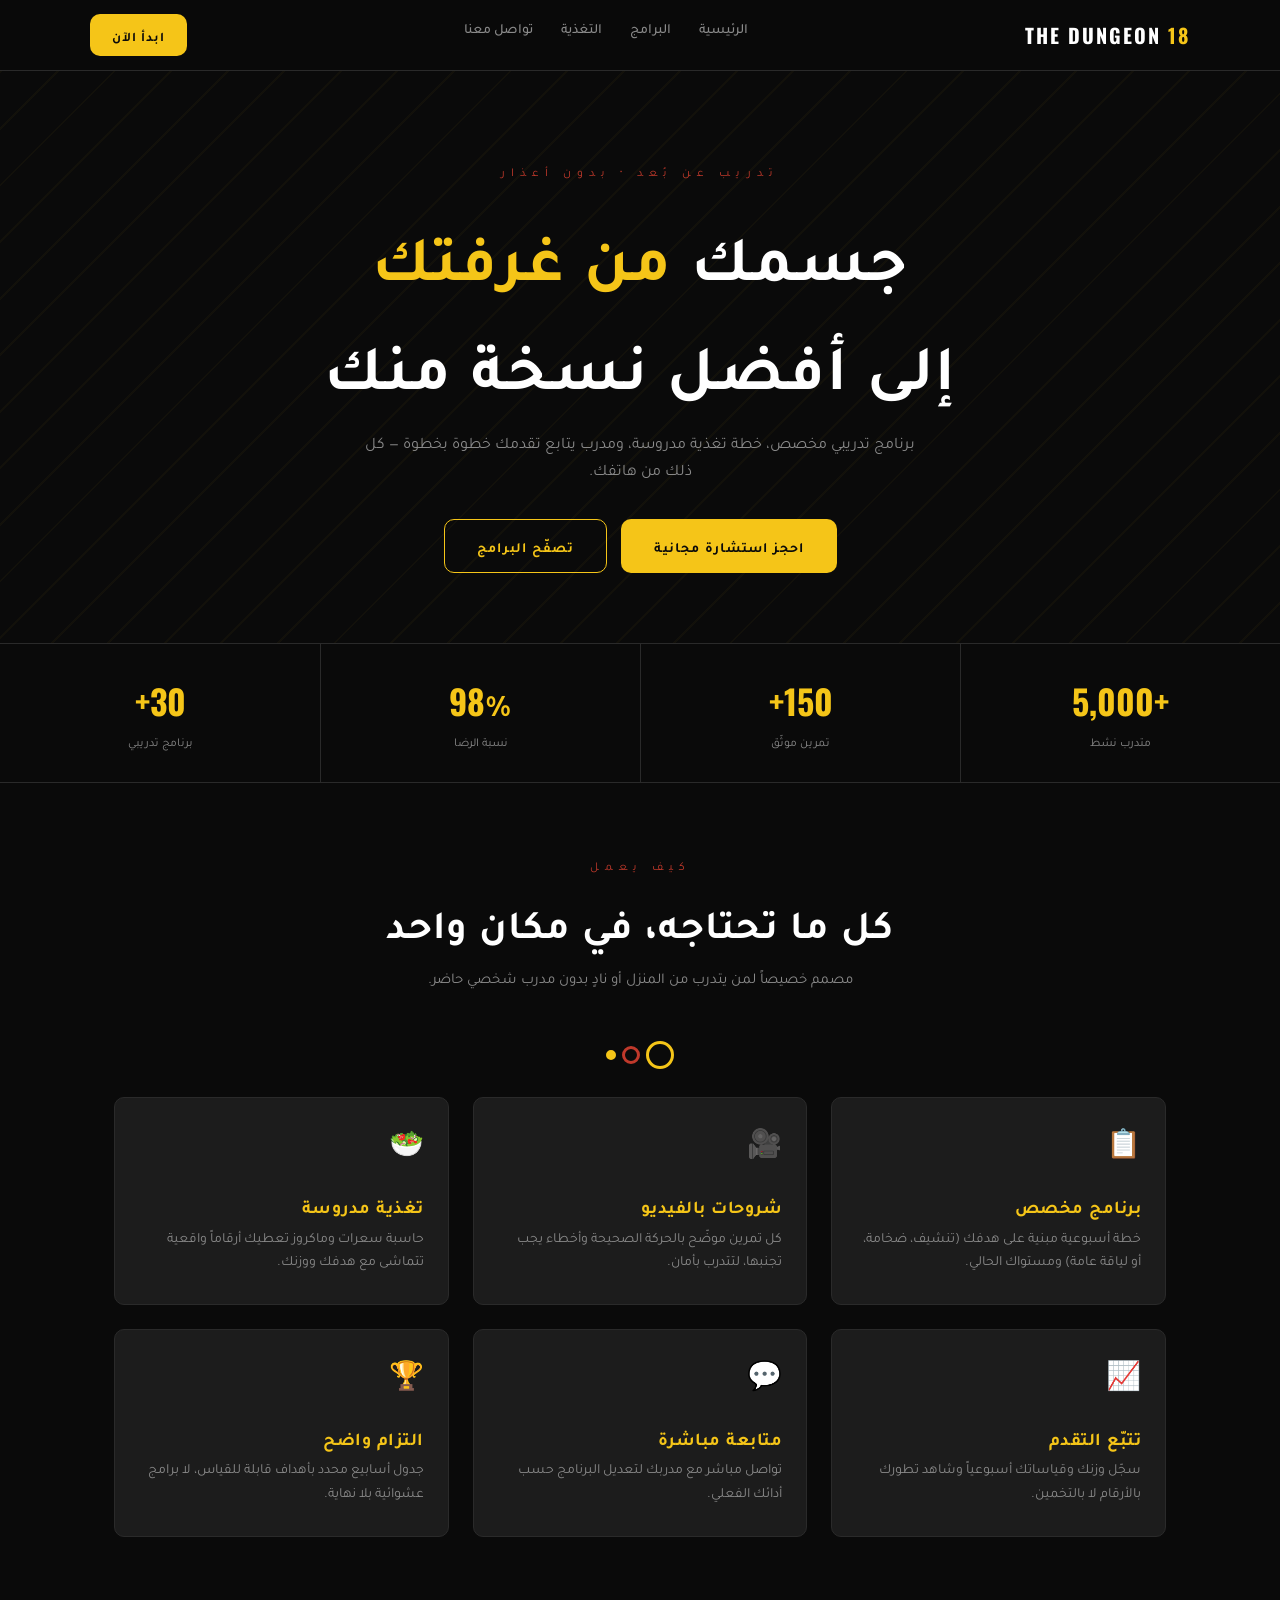
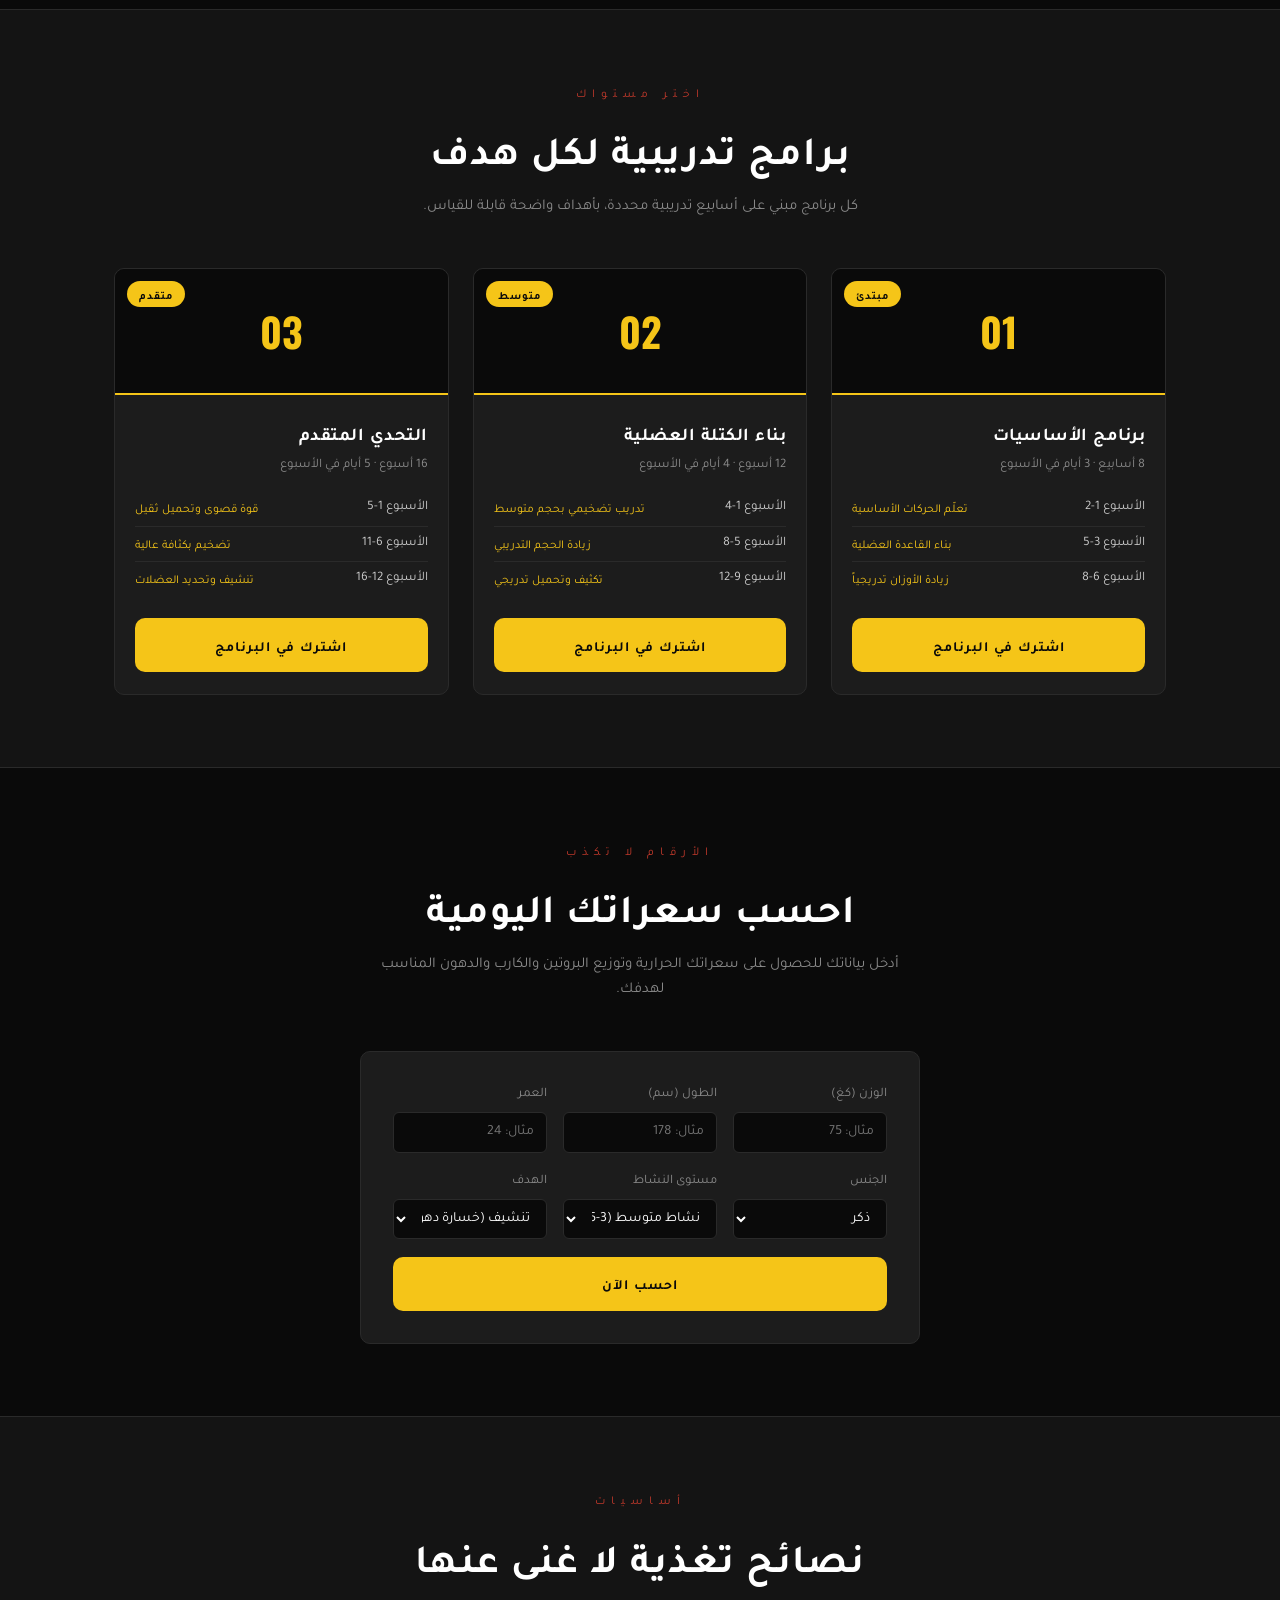
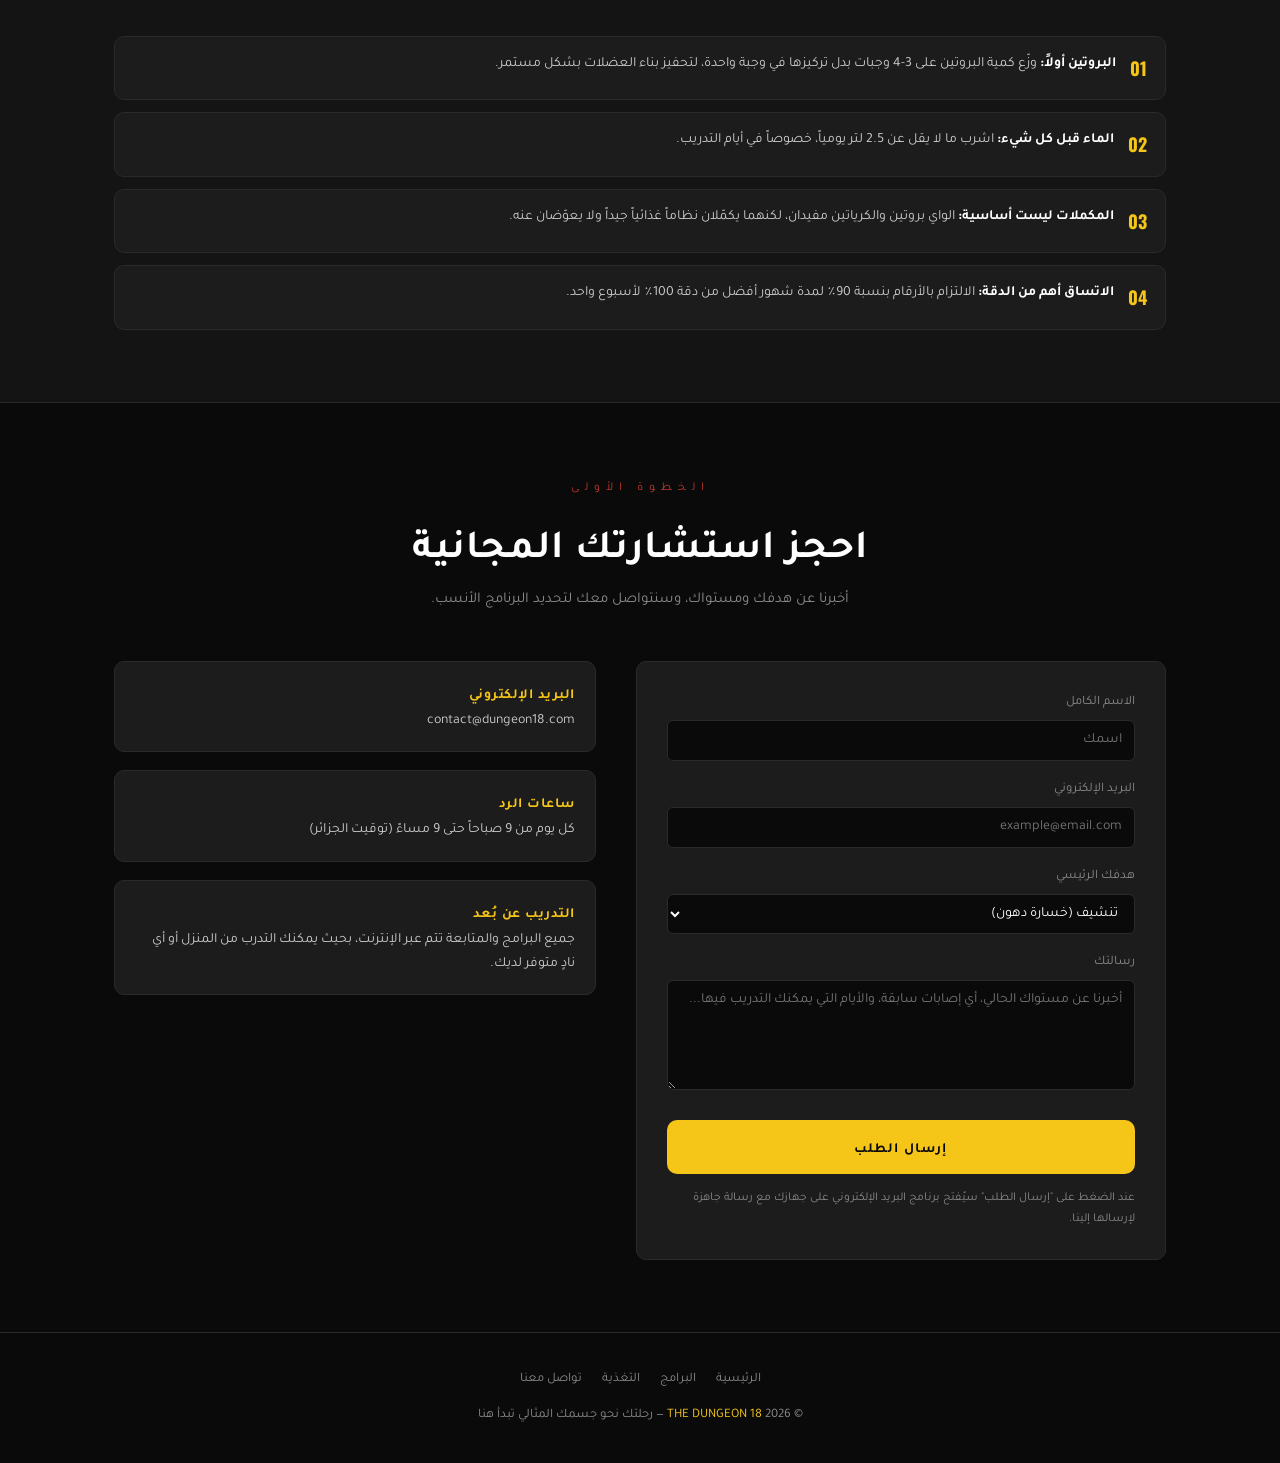
<file: dungeon18-simple.html>
<!DOCTYPE html>
<html lang="ar" dir="rtl">
<head>
<meta charset="UTF-8">
<meta name="viewport" content="width=device-width, initial-scale=1.0">
<title>THE DUNGEON 18 — تدريب رياضي عن بُعد</title>
<style>
@import url('https://fonts.googleapis.com/css2?family=Tajawal:wght@400;500;700;900&family=Oswald:wght@500;600;700&display=swap');

:root {
  --black: #0a0a0a;
  --black-2: #141414;
  --black-3: #1c1c1c;
  --gold: #f5c518;
  --gold-dim: #b9941a;
  --ember: #c0392b;
  --grey: #8a8a8a;
  --line: #2a2a2a;
  --radius: 10px;
  --font-display: 'Oswald', 'Tajawal', sans-serif;
  --font-body: 'Tajawal', sans-serif;
}
* { box-sizing: border-box; margin: 0; padding: 0; }
html { scroll-behavior: smooth; }
body { font-family: var(--font-body); background: var(--black); color: #e8e8e8; direction: rtl; line-height: 1.7; -webkit-font-smoothing: antialiased; }
a { color: inherit; text-decoration: none; }
:focus-visible { outline: 2px solid var(--gold); outline-offset: 3px; }
.container { max-width: 1100px; margin: 0 auto; padding: 0 24px; }

/* Plate-stack signature divider */
.plate-divider { display: flex; align-items: center; justify-content: center; gap: 6px; margin: 0 auto 28px; }
.plate-divider span { display: block; border-radius: 50%; border: 3px solid var(--gold); }
.plate-divider span:nth-child(1) { width: 28px; height: 28px; }
.plate-divider span:nth-child(2) { width: 18px; height: 18px; border-color: var(--ember); }
.plate-divider span:nth-child(3) { width: 10px; height: 10px; background: var(--gold); border-color: var(--gold); }

/* Header */
.site-header { position: sticky; top: 0; z-index: 50; background: rgba(10,10,10,0.92); backdrop-filter: blur(6px); border-bottom: 1px solid var(--line); }
.nav { display: flex; align-items: center; justify-content: space-between; padding: 14px 0; flex-wrap: wrap; gap: 12px; }
.logo { font-family: var(--font-display); font-weight: 700; font-size: 20px; letter-spacing: 2px; color: #fff; text-transform: uppercase; }
.logo span { color: var(--gold); }
.nav-links { display: flex; gap: 28px; flex-wrap: wrap; }
.nav-links a { font-size: 14px; color: var(--grey); font-weight: 500; transition: color 0.2s; padding-bottom: 4px; border-bottom: 2px solid transparent; }
.nav-links a:hover { color: var(--gold); border-bottom-color: var(--gold); }
.nav-cta { background: var(--gold); color: var(--black); font-weight: 700; font-size: 13px; padding: 10px 22px; border-radius: var(--radius); font-family: var(--font-display); letter-spacing: 1px; text-transform: uppercase; border: none; cursor: pointer; transition: transform 0.15s, background 0.2s; }
.nav-cta:hover { background: #fff; transform: translateY(-1px); }

/* Hero */
.hero { padding: 90px 0 70px; text-align: center; position: relative; overflow: hidden; border-bottom: 1px solid var(--line); }
.hero::before { content: ''; position: absolute; inset: 0; background: repeating-linear-gradient(135deg, rgba(245,197,24,0.035) 0 2px, transparent 2px 40px); pointer-events: none; }
.eyebrow { font-family: var(--font-display); font-size: 12px; letter-spacing: 6px; color: var(--ember); text-transform: uppercase; margin-bottom: 16px; position: relative; }
.hero h1 { font-family: var(--font-display); font-size: clamp(36px, 7vw, 64px); font-weight: 700; text-transform: uppercase; letter-spacing: 2px; color: #fff; margin-bottom: 18px; position: relative; }
.hero h1 .accent { color: var(--gold); }
.hero p { max-width: 560px; margin: 0 auto 32px; color: var(--grey); font-size: 16px; position: relative; }
.hero-actions { display: flex; gap: 14px; justify-content: center; flex-wrap: wrap; position: relative; }

.btn { display: inline-block; font-family: var(--font-display); font-weight: 600; letter-spacing: 1px; text-transform: uppercase; font-size: 14px; padding: 14px 32px; border-radius: var(--radius); cursor: pointer; border: 1px solid transparent; transition: all 0.2s; }
.btn-primary { background: var(--gold); color: var(--black); }
.btn-primary:hover { background: #fff; }
.btn-outline { border-color: var(--gold); color: var(--gold); background: transparent; }
.btn-outline:hover { background: var(--gold); color: var(--black); }

/* Stats */
.stats { display: grid; grid-template-columns: repeat(4, 1fr); border-bottom: 1px solid var(--line); }
.stat { padding: 28px 16px; text-align: center; border-left: 1px solid var(--line); }
.stat:last-child { border-left: none; }
.stat-num { font-family: var(--font-display); font-size: clamp(22px, 4vw, 34px); font-weight: 700; color: var(--gold); }
.stat-label { font-size: 12px; color: var(--grey); margin-top: 4px; }

/* Sections */
.section { padding: 72px 0; }
.section.alt { background: var(--black-2); border-top: 1px solid var(--line); border-bottom: 1px solid var(--line); }
.section-head { text-align: center; margin-bottom: 48px; }
.section-head .eyebrow { margin-bottom: 10px; }
.section-head h2 { font-family: var(--font-display); font-size: clamp(26px, 5vw, 40px); text-transform: uppercase; letter-spacing: 1px; color: #fff; margin-bottom: 14px; }
.section-head p { color: var(--grey); max-width: 520px; margin: 0 auto; font-size: 15px; }

/* Cards */
.grid-3 { display: grid; grid-template-columns: repeat(auto-fit, minmax(260px, 1fr)); gap: 24px; }
.card { background: var(--black-3); border: 1px solid var(--line); border-radius: var(--radius); padding: 28px 24px; transition: border-color 0.2s, transform 0.2s; }
.card:hover { border-color: var(--gold-dim); transform: translateY(-3px); }
.card-icon { font-size: 28px; margin-bottom: 16px; }
.card h3 { font-family: var(--font-display); font-size: 18px; letter-spacing: 0.5px; color: var(--gold); margin-bottom: 8px; text-transform: uppercase; }
.card p { color: var(--grey); font-size: 14px; }

/* Program cards */
.program-card { background: var(--black-3); border: 1px solid var(--line); border-radius: var(--radius); overflow: hidden; display: flex; flex-direction: column; transition: border-color 0.2s, transform 0.2s; }
.program-card:hover { border-color: var(--gold-dim); transform: translateY(-3px); }
.program-head { background: var(--black); border-bottom: 2px solid var(--gold); padding: 28px 20px; text-align: center; position: relative; }
.program-level { position: absolute; top: 12px; left: 12px; background: var(--gold); color: var(--black); font-family: var(--font-display); font-size: 11px; font-weight: 600; padding: 4px 12px; border-radius: 20px; text-transform: uppercase; letter-spacing: 1px; }
.program-rep { font-family: var(--font-display); font-size: 40px; font-weight: 700; color: var(--gold); }
.program-body { padding: 22px 20px; flex: 1; display: flex; flex-direction: column; }
.program-body h3 { font-family: var(--font-display); color: #fff; font-size: 18px; text-transform: uppercase; letter-spacing: 0.5px; margin-bottom: 8px; }
.program-meta { font-size: 13px; color: var(--grey); margin-bottom: 14px; }
.program-list { list-style: none; font-size: 13px; color: #ccc; margin-bottom: 22px; flex: 1; }
.program-list li { padding: 6px 0; border-bottom: 1px solid var(--line); display: flex; justify-content: space-between; }
.program-list li:last-child { border-bottom: none; }
.program-list .week { color: var(--gold); font-family: var(--font-display); font-size: 12px; }

/* Nutrition calculator */
.calc-card { background: var(--black-3); border: 1px solid var(--line); border-radius: var(--radius); padding: 32px; max-width: 560px; margin: 0 auto; }
.field-row { display: grid; grid-template-columns: repeat(auto-fit, minmax(140px, 1fr)); gap: 16px; margin-bottom: 18px; }
.field label { display: block; font-size: 13px; color: var(--grey); margin-bottom: 6px; }
.field input, .field select { width: 100%; background: var(--black); border: 1px solid var(--line); border-radius: 6px; padding: 11px 12px; color: #fff; font-family: var(--font-body); font-size: 14px; }
.field input:focus, .field select:focus { border-color: var(--gold); }
.calc-results { display: grid; grid-template-columns: repeat(4, 1fr); gap: 10px; margin-top: 24px; }
.result-box { background: var(--black); border: 1px solid var(--line); border-radius: 8px; padding: 14px 8px; text-align: center; }
.result-num { font-family: var(--font-display); font-size: 22px; color: var(--gold); font-weight: 700; }
.result-label { font-size: 11px; color: var(--grey); margin-top: 2px; }

/* Tips */
.tips { margin-top: 36px; display: grid; gap: 12px; }
.tip { display: flex; gap: 14px; align-items: flex-start; background: var(--black-3); border: 1px solid var(--line); border-radius: var(--radius); padding: 16px 18px; }
.tip-num { font-family: var(--font-display); color: var(--gold); font-weight: 700; font-size: 18px; flex-shrink: 0; }
.tip p { font-size: 14px; color: #ccc; }
.tip strong { color: #fff; }

/* Contact */
.contact-grid { display: grid; grid-template-columns: 1.1fr 1fr; gap: 40px; align-items: start; }
@media (max-width: 800px) { .contact-grid { grid-template-columns: 1fr; } }
.form-card { background: var(--black-3); border: 1px solid var(--line); border-radius: var(--radius); padding: 30px; }
.form-card .field { margin-bottom: 18px; }
.form-card textarea { width: 100%; background: var(--black); border: 1px solid var(--line); border-radius: 6px; padding: 11px 12px; color: #fff; font-family: var(--font-body); font-size: 14px; resize: vertical; min-height: 110px; }
.form-card textarea:focus { border-color: var(--gold); }
.form-note { font-size: 12px; color: var(--grey); margin-top: 14px; }
.info-list { display: grid; gap: 18px; }
.info-item { background: var(--black-3); border: 1px solid var(--line); border-radius: var(--radius); padding: 18px 20px; }
.info-item h4 { font-family: var(--font-display); color: var(--gold); font-size: 14px; text-transform: uppercase; letter-spacing: 0.5px; margin-bottom: 6px; }
.info-item p { font-size: 14px; color: #ccc; }

/* Footer */
.site-footer { border-top: 1px solid var(--line); padding: 36px 0; text-align: center; }
.site-footer p { font-size: 13px; color: var(--grey); }
.site-footer span { color: var(--gold); }
.footer-links { display: flex; gap: 20px; justify-content: center; margin-bottom: 14px; flex-wrap: wrap; }
.footer-links a { font-size: 13px; color: var(--grey); }
.footer-links a:hover { color: var(--gold); }

@media (max-width: 700px) {
  .nav-links { order: 3; width: 100%; justify-content: space-between; }
  .stats { grid-template-columns: repeat(2, 1fr); }
  .stat:nth-child(2) { border-left: none; }
  .stat:nth-child(odd) { border-left: 1px solid var(--line); }
  .stat:nth-child(3), .stat:nth-child(4) { border-top: 1px solid var(--line); }
  .calc-results { grid-template-columns: repeat(2, 1fr); }
}
@media (prefers-reduced-motion: reduce) {
  html { scroll-behavior: auto; }
  .card, .program-card, .nav-cta { transition: none; }
}
</style>
</head>
<body>

  <header class="site-header">
    <div class="container nav">
      <a href="#home" class="logo">THE DUNGEON <span>18</span></a>
      <nav class="nav-links">
        <a href="#home">الرئيسية</a>
        <a href="#programs">البرامج</a>
        <a href="#nutrition">التغذية</a>
        <a href="#contact">تواصل معنا</a>
      </nav>
      <a href="#contact" class="nav-cta">ابدأ الآن</a>
    </div>
  </header>

  <!-- HOME -->
  <section class="hero" id="home">
    <div class="container">
      <div class="eyebrow">تدريب عن بُعد · بدون أعذار</div>
      <h1>جسمك <span class="accent">من غرفتك</span><br>إلى أفضل نسخة منك</h1>
      <p>برنامج تدريبي مخصص، خطة تغذية مدروسة، ومدرب يتابع تقدمك خطوة بخطوة — كل ذلك من هاتفك.</p>
      <div class="hero-actions">
        <a href="#contact" class="btn btn-primary">احجز استشارة مجانية</a>
        <a href="#programs" class="btn btn-outline">تصفّح البرامج</a>
      </div>
    </div>
  </section>

  <section class="stats">
    <div class="container" style="display:contents">
      <div class="stat"><div class="stat-num">+5,000</div><div class="stat-label">متدرب نشط</div></div>
      <div class="stat"><div class="stat-num">150+</div><div class="stat-label">تمرين موثّق</div></div>
      <div class="stat"><div class="stat-num">98٪</div><div class="stat-label">نسبة الرضا</div></div>
      <div class="stat"><div class="stat-num">30+</div><div class="stat-label">برنامج تدريبي</div></div>
    </div>
  </section>

  <section class="section">
    <div class="container">
      <div class="section-head">
        <div class="eyebrow">كيف يعمل</div>
        <h2>كل ما تحتاجه، في مكان واحد</h2>
        <p>مصمم خصيصاً لمن يتدرب من المنزل أو نادٍ بدون مدرب شخصي حاضر.</p>
      </div>
      <div class="plate-divider"><span></span><span></span><span></span></div>
      <div class="grid-3">
        <div class="card"><div class="card-icon">📋</div><h3>برنامج مخصص</h3><p>خطة أسبوعية مبنية على هدفك (تنشيف، ضخامة، أو لياقة عامة) ومستواك الحالي.</p></div>
        <div class="card"><div class="card-icon">🎥</div><h3>شروحات بالفيديو</h3><p>كل تمرين موضّح بالحركة الصحيحة وأخطاء يجب تجنبها، لتتدرب بأمان.</p></div>
        <div class="card"><div class="card-icon">🥗</div><h3>تغذية مدروسة</h3><p>حاسبة سعرات وماكروز تعطيك أرقاماً واقعية تتماشى مع هدفك ووزنك.</p></div>
        <div class="card"><div class="card-icon">📈</div><h3>تتبّع التقدم</h3><p>سجّل وزنك وقياساتك أسبوعياً وشاهد تطورك بالأرقام لا بالتخمين.</p></div>
        <div class="card"><div class="card-icon">💬</div><h3>متابعة مباشرة</h3><p>تواصل مباشر مع مدربك لتعديل البرنامج حسب أدائك الفعلي.</p></div>
        <div class="card"><div class="card-icon">🏆</div><h3>التزام واضح</h3><p>جدول أسابيع محدد بأهداف قابلة للقياس، لا برامج عشوائية بلا نهاية.</p></div>
      </div>
    </div>
  </section>

  <!-- PROGRAMS -->
  <section class="section alt" id="programs">
    <div class="container">
      <div class="section-head">
        <div class="eyebrow">اختر مستواك</div>
        <h2>برامج تدريبية لكل هدف</h2>
        <p>كل برنامج مبني على أسابيع تدريبية محددة، بأهداف واضحة قابلة للقياس.</p>
      </div>
      <div class="grid-3">
        <div class="program-card">
          <div class="program-head"><span class="program-level">مبتدئ</span><div class="program-rep">01</div></div>
          <div class="program-body">
            <h3>برنامج الأساسيات</h3>
            <p class="program-meta">8 أسابيع · 3 أيام في الأسبوع</p>
            <ul class="program-list">
              <li><span>الأسبوع 1-2</span><span class="week">تعلّم الحركات الأساسية</span></li>
              <li><span>الأسبوع 3-5</span><span class="week">بناء القاعدة العضلية</span></li>
              <li><span>الأسبوع 6-8</span><span class="week">زيادة الأوزان تدريجياً</span></li>
            </ul>
            <a href="#contact" class="btn btn-primary" style="text-align:center">اشترك في البرنامج</a>
          </div>
        </div>
        <div class="program-card">
          <div class="program-head"><span class="program-level">متوسط</span><div class="program-rep">02</div></div>
          <div class="program-body">
            <h3>بناء الكتلة العضلية</h3>
            <p class="program-meta">12 أسبوع · 4 أيام في الأسبوع</p>
            <ul class="program-list">
              <li><span>الأسبوع 1-4</span><span class="week">تدريب تضخيمي بحجم متوسط</span></li>
              <li><span>الأسبوع 5-8</span><span class="week">زيادة الحجم التدريبي</span></li>
              <li><span>الأسبوع 9-12</span><span class="week">تكثيف وتحميل تدريجي</span></li>
            </ul>
            <a href="#contact" class="btn btn-primary" style="text-align:center">اشترك في البرنامج</a>
          </div>
        </div>
        <div class="program-card">
          <div class="program-head"><span class="program-level">متقدم</span><div class="program-rep">03</div></div>
          <div class="program-body">
            <h3>التحدي المتقدم</h3>
            <p class="program-meta">16 أسبوع · 5 أيام في الأسبوع</p>
            <ul class="program-list">
              <li><span>الأسبوع 1-5</span><span class="week">قوة قصوى وتحميل ثقيل</span></li>
              <li><span>الأسبوع 6-11</span><span class="week">تضخيم بكثافة عالية</span></li>
              <li><span>الأسبوع 12-16</span><span class="week">تنشيف وتحديد العضلات</span></li>
            </ul>
            <a href="#contact" class="btn btn-primary" style="text-align:center">اشترك في البرنامج</a>
          </div>
        </div>
      </div>
    </div>
  </section>

  <!-- NUTRITION -->
  <section class="section" id="nutrition">
    <div class="container">
      <div class="section-head">
        <div class="eyebrow">الأرقام لا تكذب</div>
        <h2>احسب سعراتك اليومية</h2>
        <p>أدخل بياناتك للحصول على سعراتك الحرارية وتوزيع البروتين والكارب والدهون المناسب لهدفك.</p>
      </div>
      <div class="calc-card">
        <div class="field-row">
          <div class="field"><label for="weight">الوزن (كغ)</label><input type="number" id="weight" placeholder="مثال: 75" min="30" max="250"></div>
          <div class="field"><label for="height">الطول (سم)</label><input type="number" id="height" placeholder="مثال: 178" min="120" max="230"></div>
          <div class="field"><label for="age">العمر</label><input type="number" id="age" placeholder="مثال: 24" min="14" max="80"></div>
        </div>
        <div class="field-row">
          <div class="field">
            <label for="gender">الجنس</label>
            <select id="gender"><option value="male">ذكر</option><option value="female">أنثى</option></select>
          </div>
          <div class="field">
            <label for="activity">مستوى النشاط</label>
            <select id="activity">
              <option value="1.2">قليل الحركة (عمل مكتبي)</option>
              <option value="1.375">نشاط خفيف (1-3 أيام/أسبوع)</option>
              <option value="1.55" selected>نشاط متوسط (3-5 أيام/أسبوع)</option>
              <option value="1.725">نشاط عالي (6-7 أيام/أسبوع)</option>
            </select>
          </div>
          <div class="field">
            <label for="goal">الهدف</label>
            <select id="goal">
              <option value="cut">تنشيف (خسارة دهون)</option>
              <option value="maintain">المحافظة على الوزن</option>
              <option value="bulk">ضخامة (زيادة كتلة)</option>
            </select>
          </div>
        </div>
        <button class="btn btn-primary" id="calcBtn" style="width:100%">احسب الآن</button>
        <div class="calc-results" id="results" style="display:none">
          <div class="result-box"><div class="result-num" id="resCalories">-</div><div class="result-label">سعرة / يوم</div></div>
          <div class="result-box"><div class="result-num" id="resProtein">-</div><div class="result-label">بروتين (g)</div></div>
          <div class="result-box"><div class="result-num" id="resCarbs">-</div><div class="result-label">كارب (g)</div></div>
          <div class="result-box"><div class="result-num" id="resFat">-</div><div class="result-label">دهون (g)</div></div>
        </div>
        <p class="form-note" id="calcNote" style="display:none">هذه أرقام تقديرية بناءً على معادلة Mifflin-St Jeor، وهي نقطة انطلاق جيدة — يمكن تعديلها مع مدربك حسب استجابة جسمك.</p>
      </div>
    </div>
  </section>

  <section class="section alt">
    <div class="container">
      <div class="section-head">
        <div class="eyebrow">أساسيات</div>
        <h2>نصائح تغذية لا غنى عنها</h2>
      </div>
      <div class="tips">
        <div class="tip"><div class="tip-num">01</div><p><strong>البروتين أولاً:</strong> وزّع كمية البروتين على 3-4 وجبات بدل تركيزها في وجبة واحدة، لتحفيز بناء العضلات بشكل مستمر.</p></div>
        <div class="tip"><div class="tip-num">02</div><p><strong>الماء قبل كل شيء:</strong> اشرب ما لا يقل عن 2.5 لتر يومياً، خصوصاً في أيام التدريب.</p></div>
        <div class="tip"><div class="tip-num">03</div><p><strong>المكملات ليست أساسية:</strong> الواي بروتين والكرياتين مفيدان، لكنهما يكمّلان نظاماً غذائياً جيداً ولا يعوّضان عنه.</p></div>
        <div class="tip"><div class="tip-num">04</div><p><strong>الاتساق أهم من الدقة:</strong> الالتزام بالأرقام بنسبة 90٪ لمدة شهور أفضل من دقة 100٪ لأسبوع واحد.</p></div>
      </div>
    </div>
  </section>

  <!-- CONTACT -->
  <section class="section" id="contact">
    <div class="container">
      <div class="section-head">
        <div class="eyebrow">الخطوة الأولى</div>
        <h2>احجز استشارتك المجانية</h2>
        <p>أخبرنا عن هدفك ومستواك، وسنتواصل معك لتحديد البرنامج الأنسب.</p>
      </div>
      <div class="contact-grid">
        <div class="form-card">
          <!-- هذا النموذج يفتح برنامج البريد لديك مباشرة، بدون أي إعداد إضافي -->
          <form id="contactForm" onsubmit="sendMail(event)">
            <div class="field"><label for="name">الاسم الكامل</label><input type="text" id="name" required placeholder="اسمك"></div>
            <div class="field"><label for="email">البريد الإلكتروني</label><input type="email" id="email" required placeholder="example@email.com"></div>
            <div class="field">
              <label for="goal-select">هدفك الرئيسي</label>
              <select id="goal-select">
                <option value="تنشيف">تنشيف (خسارة دهون)</option>
                <option value="ضخامة">بناء عضلات (ضخامة)</option>
                <option value="لياقة عامة">لياقة عامة وصحة</option>
                <option value="أخرى">أخرى</option>
              </select>
            </div>
            <div class="field"><label for="message">رسالتك</label><textarea id="message" placeholder="أخبرنا عن مستواك الحالي، أي إصابات سابقة، والأيام التي يمكنك التدريب فيها..."></textarea></div>
            <button type="submit" class="btn btn-primary" style="width:100%">إرسال الطلب</button>
          </form>
          <p class="form-note">عند الضغط على "إرسال الطلب" سيُفتح برنامج البريد الإلكتروني على جهازك مع رسالة جاهزة لإرسالها إلينا.</p>
        </div>
        <div class="info-list">
          <div class="info-item"><h4>البريد الإلكتروني</h4><p>contact@dungeon18.com</p></div>
          <div class="info-item"><h4>ساعات الرد</h4><p>كل يوم من 9 صباحاً حتى 9 مساءً (توقيت الجزائر)</p></div>
          <div class="info-item"><h4>التدريب عن بُعد</h4><p>جميع البرامج والمتابعة تتم عبر الإنترنت، بحيث يمكنك التدرب من المنزل أو أي نادٍ متوفر لديك.</p></div>
        </div>
      </div>
    </div>
  </section>

  <footer class="site-footer">
    <div class="container">
      <div class="footer-links">
        <a href="#home">الرئيسية</a>
        <a href="#programs">البرامج</a>
        <a href="#nutrition">التغذية</a>
        <a href="#contact">تواصل معنا</a>
      </div>
      <p>© 2026 <span>THE DUNGEON 18</span> — رحلتك نحو جسمك المثالي تبدأ هنا</p>
    </div>
  </footer>

<script>
// حاسبة السعرات والماكروز
document.getElementById('calcBtn').addEventListener('click', function () {
  var weight = parseFloat(document.getElementById('weight').value);
  var height = parseFloat(document.getElementById('height').value);
  var age = parseFloat(document.getElementById('age').value);
  var gender = document.getElementById('gender').value;
  var activity = parseFloat(document.getElementById('activity').value);
  var goal = document.getElementById('goal').value;

  if (!weight || !height || !age) {
    alert('من فضلك أدخل الوزن والطول والعمر بشكل صحيح.');
    return;
  }

  var bmr = gender === 'male'
    ? (10 * weight + 6.25 * height - 5 * age + 5)
    : (10 * weight + 6.25 * height - 5 * age - 161);

  var tdee = bmr * activity;
  var calories = goal === 'cut' ? tdee - 450 : goal === 'bulk' ? tdee + 300 : tdee;
  calories = Math.round(calories);

  var protein = Math.round(weight * 2.0);
  var proteinCals = protein * 4;
  var fat = Math.round((calories * 0.25) / 9);
  var fatCals = fat * 9;
  var carbs = Math.max(0, Math.round((calories - proteinCals - fatCals) / 4));

  document.getElementById('resCalories').textContent = calories.toLocaleString('en-US');
  document.getElementById('resProtein').textContent = protein;
  document.getElementById('resCarbs').textContent = carbs;
  document.getElementById('resFat').textContent = fat;
  document.getElementById('results').style.display = 'grid';
  document.getElementById('calcNote').style.display = 'block';
});

// نموذج التواصل عبر mailto (بدون أي إعداد خارجي)
function sendMail(e) {
  e.preventDefault();
  var name = document.getElementById('name').value;
  var email = document.getElementById('email').value;
  var goal = document.getElementById('goal-select').value;
  var message = document.getElementById('message').value;

  var subject = 'طلب استشارة من ' + name;
  var body = 'الاسم: ' + name + '\nالبريد: ' + email + '\nالهدف: ' + goal + '\n\nالرسالة:\n' + message;

  window.location.href = 'mailto:contact@dungeon18.com?subject=' + encodeURIComponent(subject) + '&body=' + encodeURIComponent(body);
}
</script>
</body>
</html>
</file>
